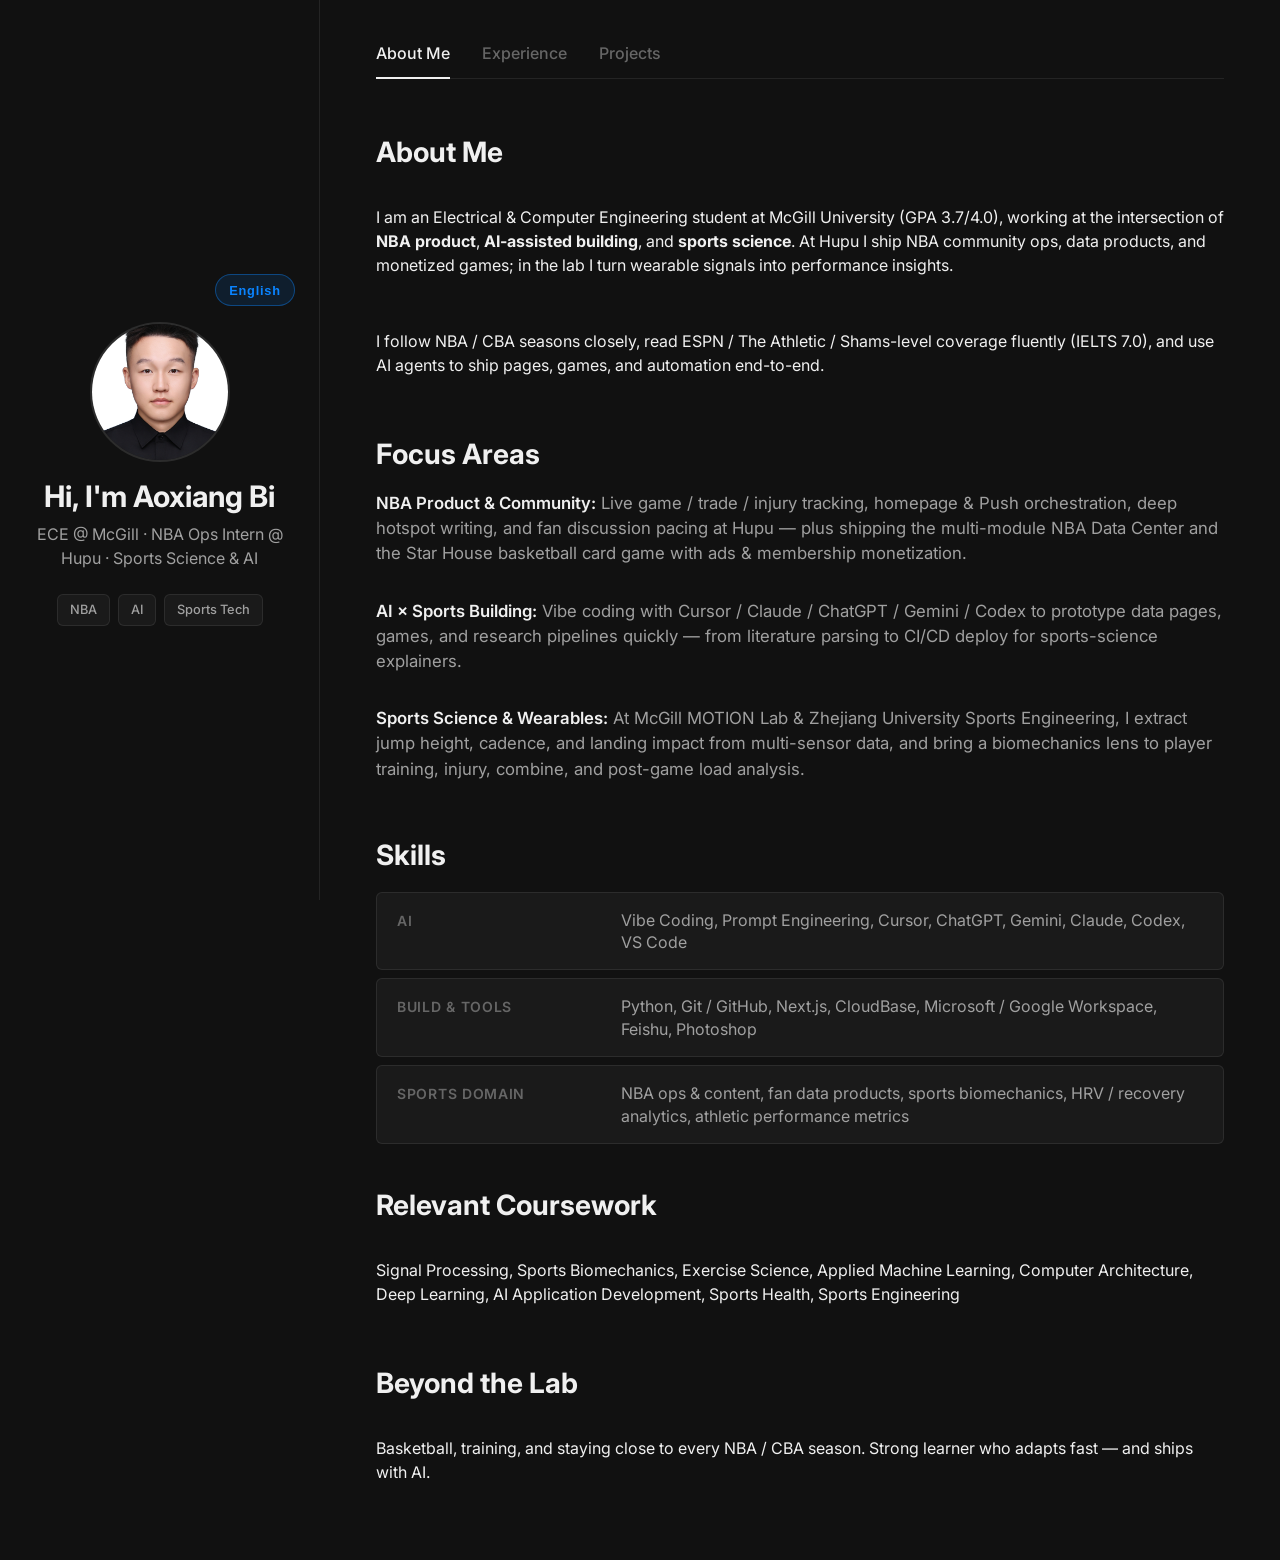
<file: index.html>
<!DOCTYPE html>
<html lang="en">
<head>
    <meta charset="UTF-8" />
    <meta name="viewport" content="width=device-width, initial-scale=1" />
    <title>Aoxiang Bi — NBA · AI · Sports Tech</title>
    <meta name="description" content="Aoxiang Bi — McGill ECE student building NBA products, AI tools, and sports science systems." />
    <link rel="preconnect" href="https://fonts.googleapis.com" />
    <link rel="preconnect" href="https://fonts.gstatic.com" crossorigin />
    <link href="https://fonts.googleapis.com/css2?family=Inter:wght@300;400;500;600;700&display=swap" rel="stylesheet" />
    <link rel="stylesheet" href="styles/main.css" />
</head>
<body>
    <div class="layout-container">
        <aside class="profile-sidebar">
            <div class="profile-content">
                <button class="lang-toggle" id="langToggle" aria-label="Toggle language">English</button>
                <div class="profile-avatar">
                    <img src="assets/1.JPG" alt="Aoxiang Bi" />
                </div>
                <div class="profile-info">
                    <h1 class="profile-name" data-en="Hi, I'm Aoxiang Bi" data-zh="你好，我是毕翱翔">Hi, I'm Aoxiang Bi</h1>
                    <p class="profile-bio" data-en="ECE @ McGill · NBA Ops Intern @ Hupu · Sports Science &amp; AI" data-zh="麦吉尔 ECE · 虎扑 NBA 赛事运营实习生 · 运动科学 &amp; AI">ECE @ McGill · NBA Ops Intern @ Hupu · Sports Science &amp; AI</p>
                </div>
                <div class="profile-tags">
                    <span class="tag">NBA</span>
                    <span class="tag">AI</span>
                    <span class="tag" data-en="Sports Tech" data-zh="体育科技">Sports Tech</span>
                </div>
            </div>
        </aside>

        <main class="main-content">

            <nav class="content-tabs">
                <a href="index.html" class="tab-link active" data-en="About Me" data-zh="关于我">About Me</a>
                <a href="experience.html" class="tab-link" data-en="Experience" data-zh="经历">Experience</a>
                <a href="projects.html" class="tab-link" data-en="Projects" data-zh="项目">Projects</a>
            </nav>

        <section id="about" class="content-section">
            <h2 data-en="About Me" data-zh="关于我">About Me</h2>
            <div class="section-content">
                <p data-en="I am an Electrical &amp; Computer Engineering student at McGill University (GPA 3.7/4.0), working at the intersection of <strong>NBA product</strong>, <strong>AI-assisted building</strong>, and <strong>sports science</strong>. At Hupu I ship NBA community ops, data products, and monetized games; in the lab I turn wearable signals into performance insights." data-zh="我是麦吉尔大学电子与计算机工程专业学生（GPA 3.7/4.0），长期工作在 <strong>NBA 产品</strong>、<strong>AI 辅助开发</strong>与<strong>运动科学</strong>的交叉地带。在虎扑负责 NBA 社区运营、数据产品与游戏商业化；在实验室用可穿戴信号提取运动表现洞察。">I am an Electrical &amp; Computer Engineering student at McGill University (GPA 3.7/4.0), working at the intersection of <strong>NBA product</strong>, <strong>AI-assisted building</strong>, and <strong>sports science</strong>. At Hupu I ship NBA community ops, data products, and monetized games; in the lab I turn wearable signals into performance insights.</p>
                <p data-en="I follow NBA / CBA seasons closely, read ESPN / The Athletic / Shams-level coverage fluently (IELTS 7.0), and use AI agents to ship pages, games, and automation end-to-end." data-zh="长期关注 NBA / CBA，具备无障碍阅读 ESPN、The Athletic、Shams 等一线体育媒体的能力（雅思 7.0），并熟练用 AI Agent 端到端交付页面、游戏与自动化流水线。">I follow NBA / CBA seasons closely, read ESPN / The Athletic / Shams-level coverage fluently (IELTS 7.0), and use AI agents to ship pages, games, and automation end-to-end.</p>
            </div>
        </section>

        <section id="focus" class="content-section">
            <h2 data-en="Focus Areas" data-zh="核心方向">Focus Areas</h2>
            <div class="section-content">
                <div class="project-entry">
                    <p><strong class="project-label" data-en="NBA Product &amp; Community:" data-zh="NBA 产品与社区：">NBA Product &amp; Community:</strong> <span data-en="Live game / trade / injury tracking, homepage &amp; Push orchestration, deep hotspot writing, and fan discussion pacing at Hupu — plus shipping the multi-module <a href=&quot;nba-data-center.html&quot;>NBA Data Center</a> and the Star House basketball card game with ads &amp; membership monetization." data-zh="在虎扑负责比赛、交易、伤病等实时追踪，统筹首页资源位与 Push，撰写深度热点并引导社区讨论节奏；主导建设多模块 <a href=&quot;nba-data-center.html&quot;>NBA 数据中心</a>，以及带广告/会员变现的「球星屋」球星卡游戏。">Live game / trade / injury tracking, homepage &amp; Push orchestration, deep hotspot writing, and fan discussion pacing at Hupu — plus shipping the multi-module <a href="nba-data-center.html">NBA Data Center</a> and the Star House basketball card game with ads &amp; membership monetization.</span></p>
                </div>
                <div class="project-entry">
                    <p><strong class="project-label" data-en="AI × Sports Building:" data-zh="AI × 体育产品：">AI × Sports Building:</strong> <span data-en="Vibe coding with Cursor / Claude / ChatGPT / Gemini / Codex to prototype data pages, games, and research pipelines quickly — from literature parsing to CI/CD deploy for sports-science explainers." data-zh="用 Cursor / Claude / ChatGPT / Gemini / Codex 做 vibe coding，快速原型化数据页、游戏与研究流水线——从文献解析到运动科学科普站的 CI/CD 自动上线。">Vibe coding with Cursor / Claude / ChatGPT / Gemini / Codex to prototype data pages, games, and research pipelines quickly — from literature parsing to CI/CD deploy for sports-science explainers.</span></p>
                </div>
                <div class="project-entry">
                    <p><strong class="project-label" data-en="Sports Science &amp; Wearables:" data-zh="运动科学与可穿戴：">Sports Science &amp; Wearables:</strong> <span data-en="At McGill MOTION Lab &amp; Zhejiang University Sports Engineering, I extract jump height, cadence, and landing impact from multi-sensor data, and bring a biomechanics lens to player training, injury, combine, and post-game load analysis." data-zh="在麦吉尔 MOTION 实验室与浙江大学体育工程学院，从多传感器数据提取跳跃高度、步频、落地冲击等指标，并为球员训练/伤病、新秀体测与赛后体能分析提供运动科学视角。">At McGill MOTION Lab &amp; Zhejiang University Sports Engineering, I extract jump height, cadence, and landing impact from multi-sensor data, and bring a biomechanics lens to player training, injury, combine, and post-game load analysis.</span></p>
                </div>
            </div>
        </section>

        <section id="skills" class="content-section">
            <h2 data-en="Skills" data-zh="技能">Skills</h2>
            <div class="section-content">
                <div class="skills-list">
                    <div class="skill-row">
                        <span class="skill-label" data-en="AI" data-zh="AI">AI</span>
                        <span class="skill-value">Vibe Coding, Prompt Engineering, Cursor, ChatGPT, Gemini, Claude, Codex, VS Code</span>
                    </div>
                    <div class="skill-row">
                        <span class="skill-label" data-en="Build &amp; Tools" data-zh="开发与工具">Build &amp; Tools</span>
                        <span class="skill-value">Python, Git / GitHub, Next.js, CloudBase, Microsoft / Google Workspace, Feishu, Photoshop</span>
                    </div>
                    <div class="skill-row">
                        <span class="skill-label" data-en="Sports Domain" data-zh="体育领域">Sports Domain</span>
                        <span class="skill-value" data-en="NBA ops &amp; content, fan data products, sports biomechanics, HRV / recovery analytics, athletic performance metrics" data-zh="NBA 运营与内容、球迷数据产品、运动生物力学、HRV / 恢复评估、运动表现指标">NBA ops &amp; content, fan data products, sports biomechanics, HRV / recovery analytics, athletic performance metrics</span>
                    </div>
                </div>
            </div>
        </section>

        <section id="coursework" class="content-section">
            <h2 data-en="Relevant Coursework" data-zh="相关课程">Relevant Coursework</h2>
            <div class="section-content">
                <p data-en="Signal Processing, Sports Biomechanics, Exercise Science, Applied Machine Learning, Computer Architecture, Deep Learning, AI Application Development, Sports Health, Sports Engineering" data-zh="信号处理、运动生物力学、运动人体科学、应用机器学习、计算机体系结构、深度学习、AI 应用开发、运动健康、体育工程">Signal Processing, Sports Biomechanics, Exercise Science, Applied Machine Learning, Computer Architecture, Deep Learning, AI Application Development, Sports Health, Sports Engineering</p>
            </div>
        </section>

        <section id="beyond" class="content-section">
            <h2 data-en="Beyond the Lab" data-zh="兴趣爱好">Beyond the Lab</h2>
            <div class="section-content">
                <p data-en="Basketball, training, and staying close to every NBA / CBA season. Strong learner who adapts fast — and ships with AI." data-zh="热爱篮球与健身，长期跟随 NBA / CBA 赛季。学习与适应能力强，擅长用 AI 把想法快速做成产品。">Basketball, training, and staying close to every NBA / CBA season. Strong learner who adapts fast — and ships with AI.</p>
            </div>
        </section>

        </main>
    </div>

    <script src="scripts/main.js" defer></script>
</body>
</html>
</file>
<file: styles/main.css>
:root {
    color-scheme: dark;
    --page-bg: #111111;
    --sidebar-bg: #111111;
    --content-bg: #111111;
    --card-bg: #1a1a1a;
    --surface: #1a1a1a;
    --text-primary: #f0f0f0;
    --text-secondary: #a0a0a0;
    --text-muted: #666666;
    --accent: #0a84ff;
    --accent-hover: #0071e3;
    --border: rgba(255, 255, 255, 0.08);
    --border-light: rgba(255, 255, 255, 0.05);
    --radius-lg: 12px;
    --radius-md: 8px;
    --radius-sm: 6px;
    --shadow-sm: 0 2px 8px rgba(0, 0, 0, 0.3);
    --shadow-md: 0 8px 24px rgba(0, 0, 0, 0.4);
}

* {
    box-sizing: border-box;
}

body {
    margin: 0;
    font-family: 'Inter', system-ui, -apple-system, BlinkMacSystemFont, 'Segoe UI', sans-serif;
    background: var(--page-bg);
    color: var(--text-primary);
    line-height: 1.5;
    min-height: 100vh;
}

img, svg {
    max-width: 100%;
    display: block;
}

a {
    color: inherit;
    text-decoration: none;
}

/* Top Navigation */
.top-nav {
    position: fixed;
    top: 0;
    left: 0;
    right: 0;
    height: 60px;
    background: rgba(10, 10, 10, 0.8);
    backdrop-filter: blur(20px);
    border-bottom: 1px solid var(--border);
    z-index: 100;
}

.nav-container {
    max-width: 1400px;
    height: 100%;
    margin: 0 auto;
    padding: 0 2rem;
    display: flex;
    justify-content: space-between;
    align-items: center;
}

.nav-logo {
    font-size: 1.1rem;
    font-weight: 700;
    letter-spacing: -0.02em;
}

.nav-links {
    list-style: none;
    margin: 0;
    padding: 0;
    display: flex;
    gap: 2.5rem;
}

.lang-toggle {
    display: flex;
    align-items: center;
    justify-content: center;
    width: 80px;
    height: 32px;
    border-radius: 999px;
    background: rgba(10, 132, 255, 0.12);
    border: 1px solid rgba(10, 132, 255, 0.4);
    color: var(--accent);
    font-size: 0.8rem;
    font-weight: 700;
    letter-spacing: 0.06em;
    cursor: pointer;
    transition: all 0.2s ease;
    align-self: flex-end;
}

.lang-toggle:hover {
    background: rgba(10, 132, 255, 0.22);
    border-color: var(--accent);
    color: #fff;
}

.nav-link {
    display: inline-block;
    font-size: 0.95rem;
    color: var(--text-secondary);
    font-weight: 400;
    transition: color 0.2s ease;
    position: relative;
    padding-bottom: 2px;
}

.nav-link::after {
    content: '';
    position: absolute;
    bottom: -4px;
    left: 0;
    width: 0;
    height: 2px;
    background: var(--accent);
    transition: width 0.3s ease;
}

.nav-link:hover {
    color: var(--text-primary);
}

.nav-link.active {
    color: var(--text-primary);
}

.nav-link.active::after {
    width: 100%;
}

/* Layout */
.layout-container {
    display: grid;
    grid-template-columns: 320px 1fr;
    gap: 0;
    min-height: 100vh;
    max-width: 1280px;
    margin: 0 auto;
    padding: 0;
}

/* Sidebar */
.profile-sidebar {
    position: sticky;
    top: 0;
    height: 100vh;
    background: var(--sidebar-bg);
    border-right: 1px solid var(--border);
    display: flex;
    align-items: center;
    justify-content: center;
    padding: 2rem 1.5rem;
    overflow-y: auto;
}

.profile-content {
    display: flex;
    flex-direction: column;
    gap: 1rem;
    text-align: center;
    align-items: center;
    width: 100%;
}

.profile-avatar {
    width: 140px;
    height: 140px;
    border-radius: 50%;
    overflow: hidden;
    background: var(--surface);
    border: 2px solid var(--border);
    flex-shrink: 0;
}

.profile-avatar img {
    width: 100%;
    height: 100%;
    object-fit: cover;
}

.profile-info {
    display: flex;
    flex-direction: column;
    gap: 0.4rem;
}

.profile-name {
    font-size: 1.85rem;
    font-weight: 700;
    margin: 0;
    line-height: 1.25;
}

.profile-title {
    font-size: 0.95rem;
    color: var(--accent);
    font-weight: 500;
    margin: 0;
}

.profile-bio {
    font-size: 1rem;
    color: var(--text-secondary);
    margin: 0;
    line-height: 1.5;
}

.profile-tags {
    display: flex;
    flex-wrap: wrap;
    gap: 0.5rem;
    margin-top: 0.5rem;
    justify-content: center;
}

.tag {
    display: inline-block;
    padding: 0.35rem 0.75rem;
    background: var(--surface);
    border: 1px solid var(--border);
    border-radius: var(--radius-sm);
    font-size: 0.8rem;
    color: var(--text-secondary);
    font-weight: 500;
}

.profile-nav ul {
    list-style: none;
    margin: 0;
    padding: 0;
    display: flex;
    flex-direction: column;
    gap: 0.5rem;
    padding-top: 1rem;
    border-top: 1px solid var(--border);
}

.nav-link {
    display: block;
    padding: 0.75rem 1rem;
    border-radius: var(--radius-md);
    color: var(--text-secondary);
    transition: all 0.2s ease;
    font-size: 0.95rem;
    font-weight: 500;
    position: relative;
}

.nav-link:hover {
    color: var(--accent);
    background: rgba(74, 158, 255, 0.08);
}

.nav-link.active {
    color: var(--accent);
    background: rgba(74, 158, 255, 0.12);
    border-left: 3px solid var(--accent);
    padding-left: calc(1rem - 3px);
}

/* Main Content */
.main-content {
    display: flex;
    flex-direction: column;
    gap: 0;
    padding: 2.5rem 3.5rem;
    min-height: 100vh;
}

.content-section {
    padding: 1.25rem 0;
}

.content-section h2 {
    font-size: 1.75rem;
    font-weight: 700;
    margin: 0 0 1rem 0;
    color: var(--text-primary);
}

.section-content {
    display: flex;
    flex-direction: column;
    gap: 1.25rem;
}

.experience-item,
.project-item {
    border-radius: var(--radius-md);
    padding: 1.5rem;
    background: var(--surface);
    border: 1px solid var(--border);
    transition: all 0.2s ease;
}

.experience-item:hover,
.project-item:hover {
    background: rgba(10, 132, 255, 0.04);
    border-color: rgba(10, 132, 255, 0.2);
}

.experience-item h3,
.project-item h3 {
    font-size: 1.15rem;
    margin: 0 0 0.5rem 0;
    color: var(--text-primary);
}

.meta {
    font-size: 0.85rem;
    color: var(--text-muted);
    margin: 0 0 0.75rem 0;
    text-transform: uppercase;
    letter-spacing: 0.05em;
    font-weight: 500;
}

.experience-item p,
.project-item p {
    margin: 0;
    color: var(--text-secondary);
    font-size: 1.05rem;
    line-height: 1.5;
}

/* Skills */
.skills-list {
    display: flex;
    flex-direction: column;
    gap: 0.5rem;
}

.skill-row {
    display: grid;
    grid-template-columns: 200px 1fr;
    gap: 1.5rem;
    padding: 1rem 1.25rem;
    background: var(--surface);
    border: 1px solid var(--border);
    border-radius: var(--radius-sm);
    align-items: baseline;
}

.skill-label {
    font-size: 0.875rem;
    font-weight: 600;
    color: var(--text-muted);
    text-transform: uppercase;
    letter-spacing: 0.05em;
    white-space: nowrap;
}

.skill-value {
    font-size: 1rem;
    color: var(--text-secondary);
    line-height: 1.4;
}

@media (max-width: 600px) {
    .skill-row {
        grid-template-columns: 1fr;
        gap: 0.25rem;
    }
}

/* Content Tabs */
.content-tabs {
    display: flex;
    gap: 2rem;
    border-bottom: 1px solid var(--border);
    margin-bottom: 2rem;
}

.tab-link {
    font-size: 1rem;
    font-weight: 500;
    color: var(--text-muted);
    padding-bottom: 0.75rem;
    border-bottom: 2px solid transparent;
    position: relative;
    top: 1px;
    transition: color 0.2s ease;
    text-decoration: none;
    display: inline-block;
}

.tab-link:hover {
    color: var(--text-primary);
}

.tab-link.active {
    color: var(--text-primary);
    border-bottom-color: var(--text-primary);
}

/* Project Entries */
.project-entry p {
    color: var(--text-secondary);
    line-height: 1.5;
    margin: 0 0 0.75rem 0;
    font-size: 1.05rem;
}

.project-label {
    color: var(--text-primary);
    font-weight: 600;
}

/* Experience item header */
.experience-header {
    display: flex;
    justify-content: space-between;
    align-items: flex-start;
    gap: 1rem;
    margin-bottom: 1rem;
}

.experience-header h3 {
    font-size: 1.15rem;
    margin: 0 0 0.25rem 0;
    color: var(--text-primary);
}

.experience-org {
    font-size: 0.95rem;
    color: var(--accent);
    font-weight: 500;
    margin: 0;
}

.experience-header .meta {
    margin: 0;
    white-space: nowrap;
    flex-shrink: 0;
}

.experience-bullets {
    margin: 0;
    padding-left: 1.25rem;
    display: flex;
    flex-direction: column;
    gap: 0.6rem;
}

.experience-bullets li {
    color: var(--text-secondary);
    font-size: 1rem;
    line-height: 1.6;
}

/* Embedded visuals inside experience card */
.experience-visuals {
    margin-top: 1.25rem;
    padding-top: 1.25rem;
    border-top: 1px solid var(--border);
}

.visuals-label {
    font-size: 0.75rem;
    font-weight: 600;
    letter-spacing: 0.08em;
    text-transform: uppercase;
    color: var(--text-muted);
    margin: 0 0 0.75rem 0;
}

.visuals-grid {
    display: flex;
    flex-wrap: wrap;
    gap: 0.6rem;
}

.visuals-grid .gallery-item {
    width: 200px;
    height: 140px;
    flex-shrink: 0;
    aspect-ratio: unset;
}

@media (max-width: 600px) {
    .visuals-grid .gallery-item {
        width: 100%;
        height: auto;
        aspect-ratio: 4 / 3;
    }
}

/* Project Cards Grid */
.projects-grid {
    display: grid;
    grid-template-columns: repeat(2, 1fr);
    gap: 1.25rem;
}

.project-card {
    background: var(--surface);
    border: 1px solid var(--border);
    border-radius: var(--radius-lg);
    overflow: hidden;
    transition: border-color 0.2s ease, transform 0.2s ease;
    display: flex;
    flex-direction: column;
}

.project-card:hover {
    border-color: rgba(10, 132, 255, 0.3);
    transform: translateY(-2px);
}

.project-card-img {
    width: 100%;
    aspect-ratio: 16 / 9;
    overflow: hidden;
    background: #1e1e1e;
}

.project-card-img img {
    width: 100%;
    height: 100%;
    object-fit: cover;
    display: block;
    transition: transform 0.3s ease;
}

.project-card:hover .project-card-img img {
    transform: scale(1.04);
}

.project-card-img--placeholder {
    display: flex;
    align-items: center;
    justify-content: center;
    background: linear-gradient(135deg, #1a1a2e 0%, #16213e 100%);
    border-bottom: 1px solid var(--border);
}

.project-card-img--nba {
    background: linear-gradient(135deg, #1a0a0a 0%, #4a1208 45%, #c8102e 100%);
}

.project-card-img--star {
    background: linear-gradient(135deg, #0f172a 0%, #1e3a5f 50%, #f38507 100%);
}

.project-card-img--hrv {
    background: linear-gradient(135deg, #0b1f17 0%, #14532d 55%, #22c55e 100%);
}

.project-card-img-label {
    font-size: 1.25rem;
    font-weight: 700;
    color: #fff;
    letter-spacing: 0.08em;
    opacity: 0.92;
}

.project-card-tags {
    margin: 0;
    font-size: 0.75rem;
    font-weight: 600;
    letter-spacing: 0.04em;
    text-transform: uppercase;
    color: var(--accent);
}

/* Experience showcase link to live deliverable */
.showcase-card {
    display: block;
    padding: 1.25rem 1.4rem;
    border-radius: var(--radius-md);
    border: 1px solid rgba(10, 132, 255, 0.28);
    background: linear-gradient(145deg, rgba(10, 132, 255, 0.1), rgba(200, 16, 46, 0.08));
    transition: border-color 0.2s ease, transform 0.2s ease, background 0.2s ease;
}

.showcase-card:hover {
    border-color: rgba(10, 132, 255, 0.55);
    transform: translateY(-2px);
    background: linear-gradient(145deg, rgba(10, 132, 255, 0.16), rgba(200, 16, 46, 0.12));
}

.showcase-card-badge {
    display: inline-block;
    margin-bottom: 0.55rem;
    padding: 0.2rem 0.55rem;
    border-radius: 4px;
    font-size: 0.68rem;
    font-weight: 700;
    letter-spacing: 0.08em;
    color: #fff;
    background: #c8102e;
}

.showcase-card h4 {
    margin: 0 0 0.45rem 0;
    font-size: 1.15rem;
    color: var(--text-primary);
}

.showcase-card p {
    margin: 0 0 0.85rem 0;
    font-size: 0.95rem;
    color: var(--text-secondary);
    line-height: 1.55;
}

.showcase-card-cta {
    font-size: 0.9rem;
    font-weight: 600;
    color: var(--accent);
}

.project-card-body {
    padding: 1.25rem 1.5rem 1.5rem;
    display: flex;
    flex-direction: column;
    gap: 0.5rem;
    flex: 1;
}

.project-card-body h3 {
    font-size: 1.1rem;
    font-weight: 700;
    margin: 0;
    color: var(--text-primary);
    line-height: 1.3;
}

.project-card-body p {
    font-size: 0.95rem;
    color: var(--text-secondary);
    line-height: 1.55;
    margin: 0;
    flex: 1;
}

.project-card-link {
    display: inline-block;
    margin-top: 0.5rem;
    font-size: 0.9rem;
    font-weight: 600;
    color: var(--accent);
    text-decoration: none;
    transition: color 0.2s ease;
}

.project-card-link:hover {
    color: var(--accent-hover);
}

@media (max-width: 640px) {
    .projects-grid {
        grid-template-columns: 1fr;
    }
}

/* Photo Gallery */
.gallery-grid {
    display: grid;
    grid-template-columns: repeat(2, 1fr);
    gap: 0.75rem;
}

.gallery-item {
    border-radius: var(--radius-md);
    overflow: hidden;
    background: var(--surface);
    border: 1px solid var(--border);
    aspect-ratio: 4 / 3;
    cursor: pointer;
    transition: transform 0.2s ease, border-color 0.2s ease;
    display: flex;
    align-items: center;
    justify-content: center;
}

.gallery-item:hover {
    transform: scale(1.02);
    border-color: rgba(10, 132, 255, 0.35);
}

.gallery-item img {
    width: 100%;
    height: 100%;
    object-fit: cover;
    display: block;
}

.gallery-placeholder {
    color: var(--text-muted);
    font-size: 0.85rem;
    font-style: italic;
}

/* Lightbox */
.lightbox {
    display: none;
    position: fixed;
    inset: 0;
    background: rgba(0, 0, 0, 0.88);
    z-index: 1000;
    align-items: center;
    justify-content: center;
    cursor: zoom-out;
}

.lightbox.open {
    display: flex;
}

.lightbox-img {
    max-width: 90vw;
    max-height: 88vh;
    border-radius: var(--radius-lg);
    box-shadow: var(--shadow-md);
    object-fit: contain;
    pointer-events: none;
}

.lightbox-close {
    position: absolute;
    top: 1.25rem;
    right: 1.5rem;
    background: rgba(255, 255, 255, 0.1);
    border: 1px solid rgba(255, 255, 255, 0.15);
    color: #fff;
    font-size: 1.5rem;
    line-height: 1;
    width: 2.5rem;
    height: 2.5rem;
    border-radius: 50%;
    cursor: pointer;
    display: flex;
    align-items: center;
    justify-content: center;
    transition: background 0.2s ease;
    pointer-events: auto;
}

.lightbox-close:hover {
    background: rgba(255, 255, 255, 0.2);
}

@media (max-width: 600px) {
    .gallery-grid {
        grid-template-columns: 1fr;
    }
}

/* Footer */
.footer {
    display: none;
}

/* Responsive */
@media (max-width: 1024px) {
    .layout-container {
        grid-template-columns: 290px 1fr;
    }

    .main-content {
        padding: 2rem 2.5rem;
    }
}

@media (max-width: 768px) {
    .layout-container {
        grid-template-columns: 1fr;
    }

    .profile-sidebar {
        position: static;
        height: auto;
        border-right: none;
        border-bottom: 1px solid var(--border);
        padding: 2.5rem 1.5rem;
    }

    .profile-avatar {
        width: 140px;
        height: 140px;
    }

    .main-content {
        padding: 2rem 1.5rem;
    }

    .content-section h2 {
        font-size: 1.5rem;
    }
}

@media (max-width: 480px) {
    .top-nav {
        height: 50px;
    }
    
    .nav-container {
        padding: 0 0.75rem;
    }
    
    .nav-logo {
        font-size: 0.95rem;
    }
    
    .nav-links {
        gap: 1rem;
    }
    
    .nav-link {
        font-size: 0.8rem;
    }
    
    .layout-container {
        padding: 0.75rem;
        padding-top: calc(50px + 0.75rem);
    }
    
    .profile-name {
        font-size: 1.5rem;
    }
    
    .content-section {
        padding: 2rem 0;
    }
}




nav a:focus-visible {
    color: var(--text-primary);
    background: rgba(10, 132, 255, 0.12);
}
</file>
